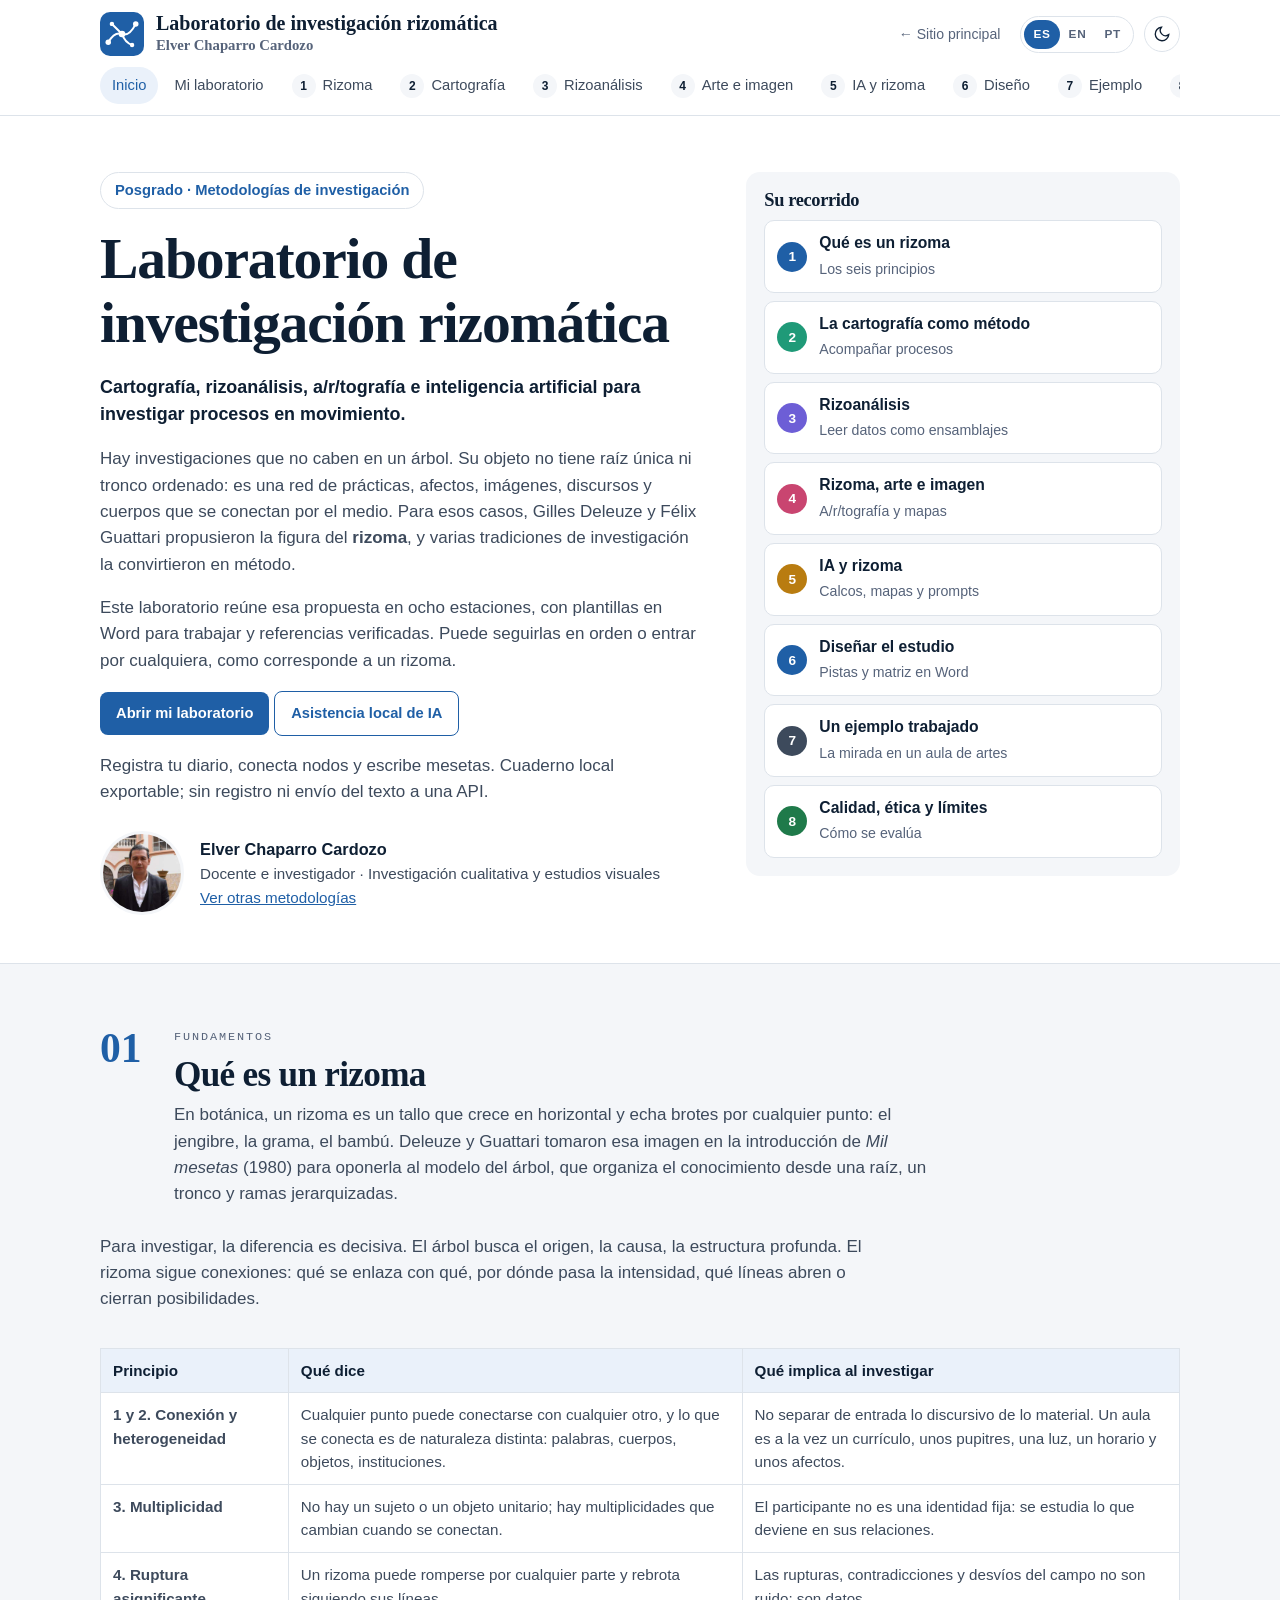
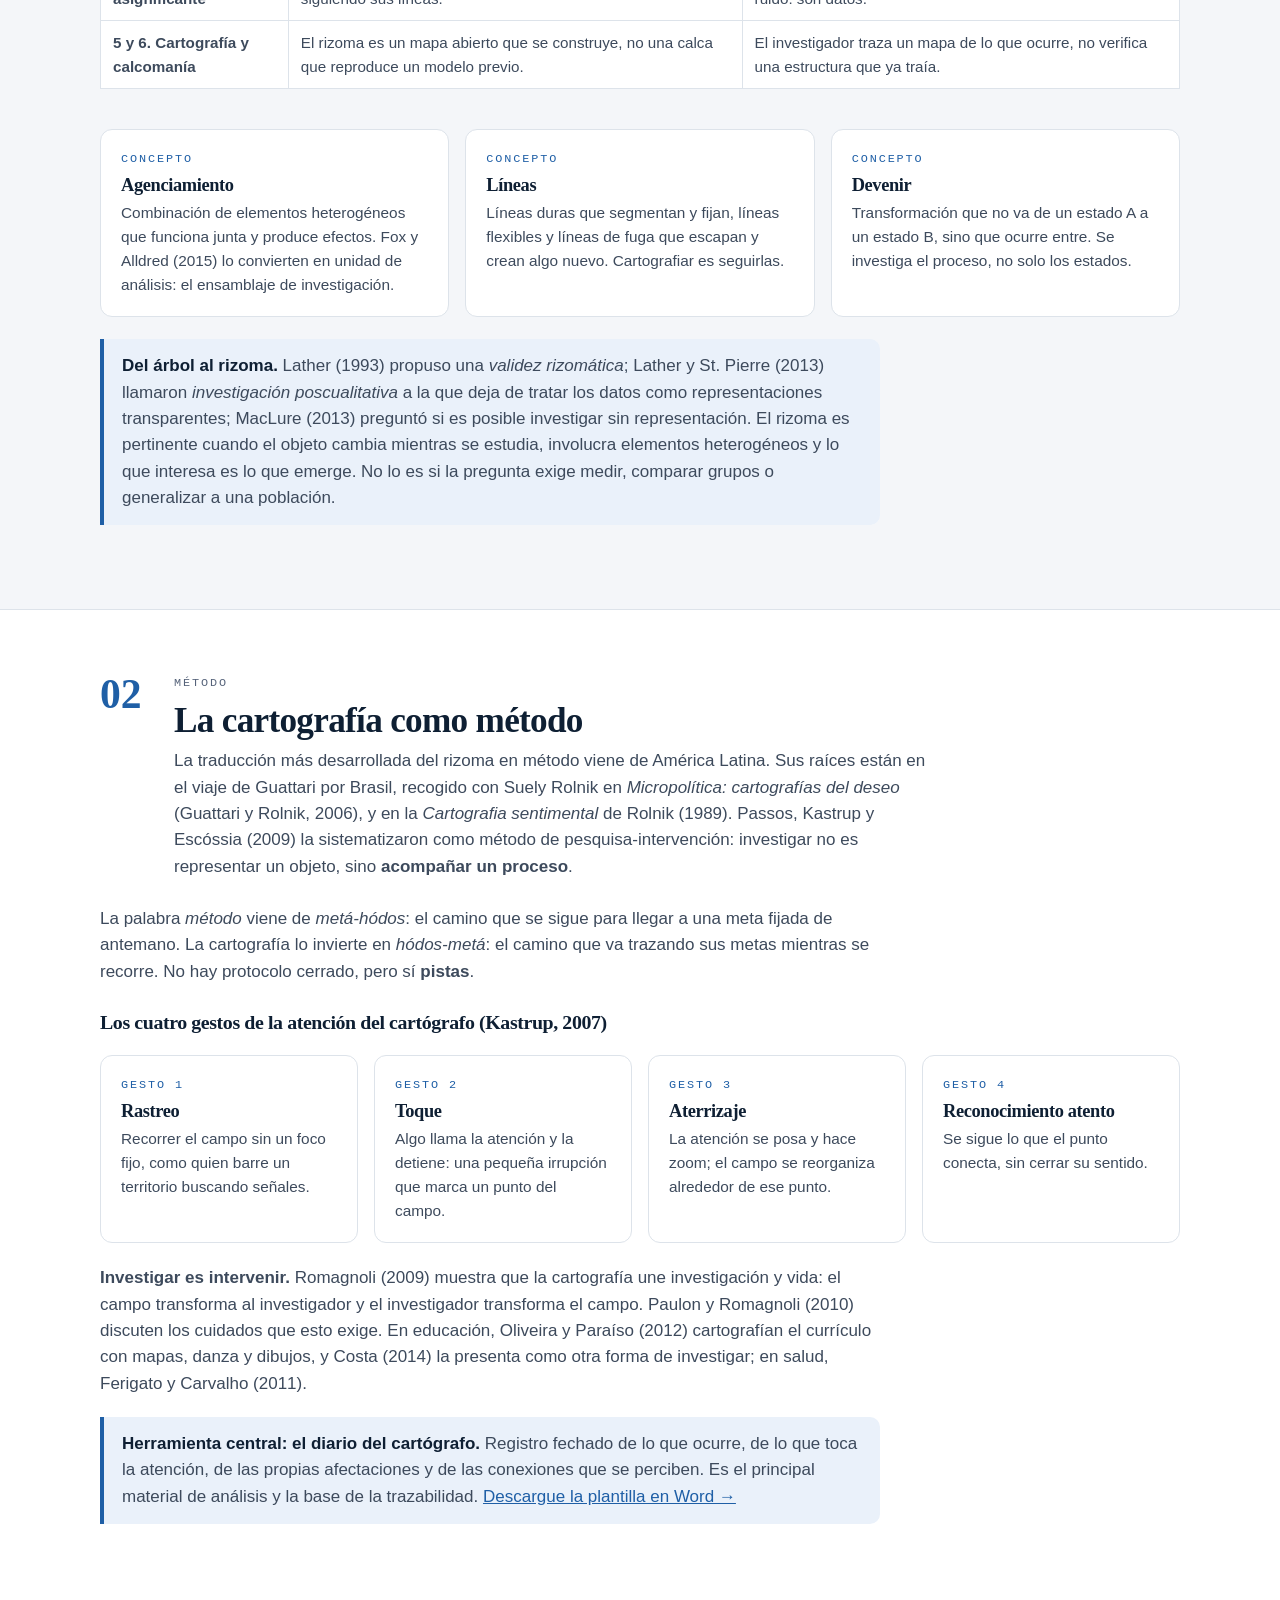
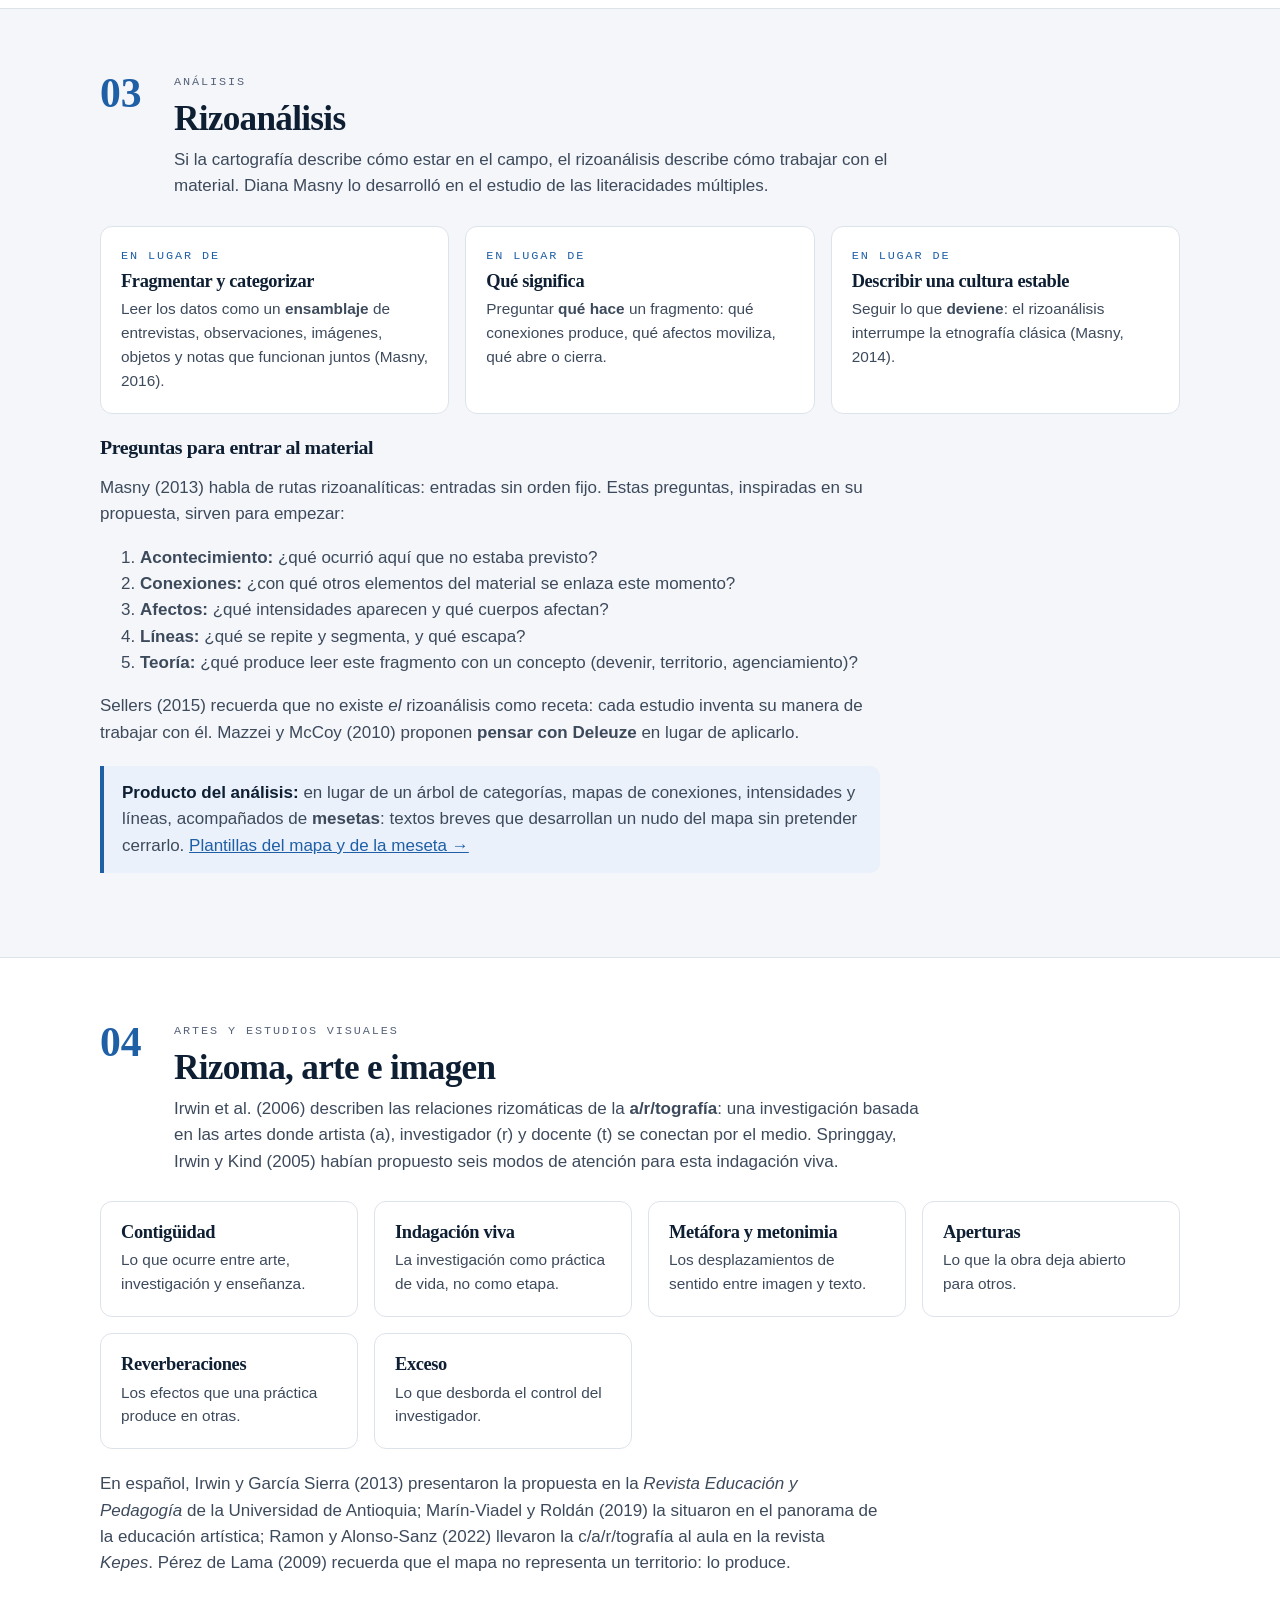
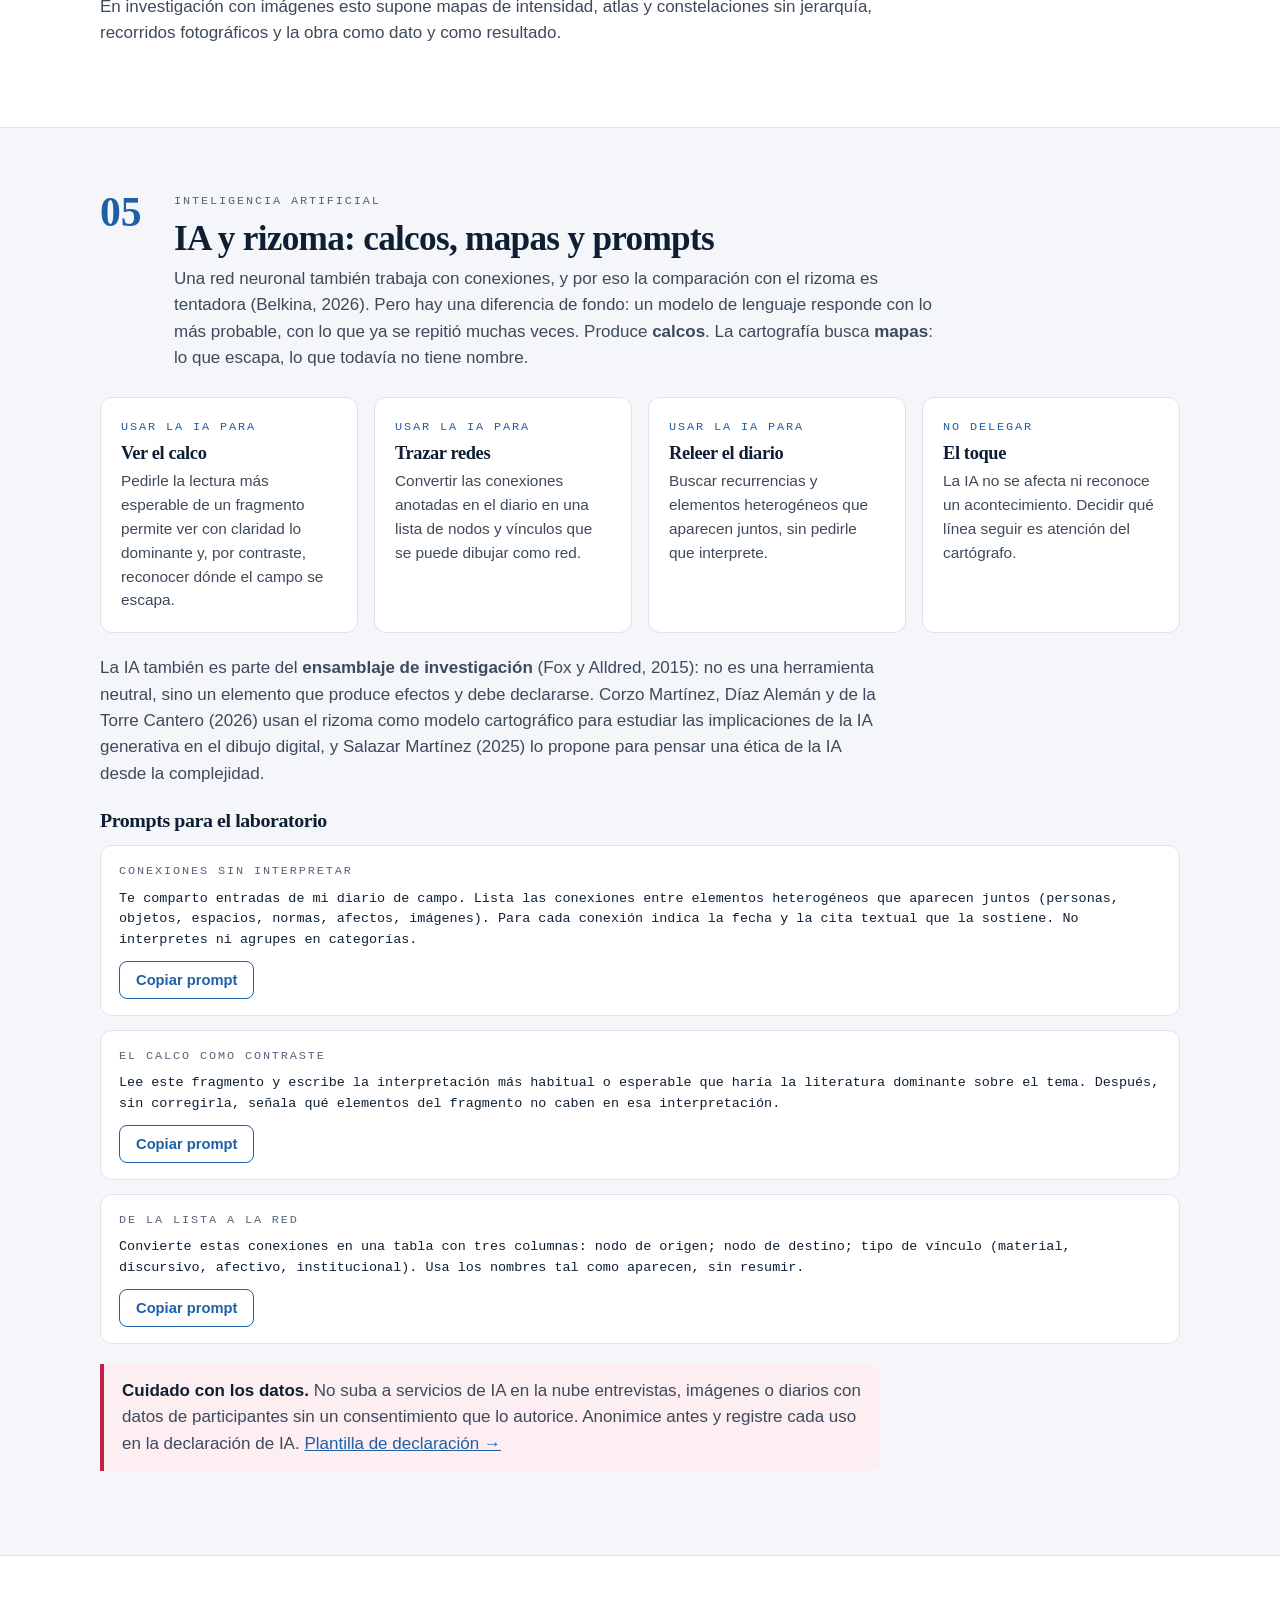
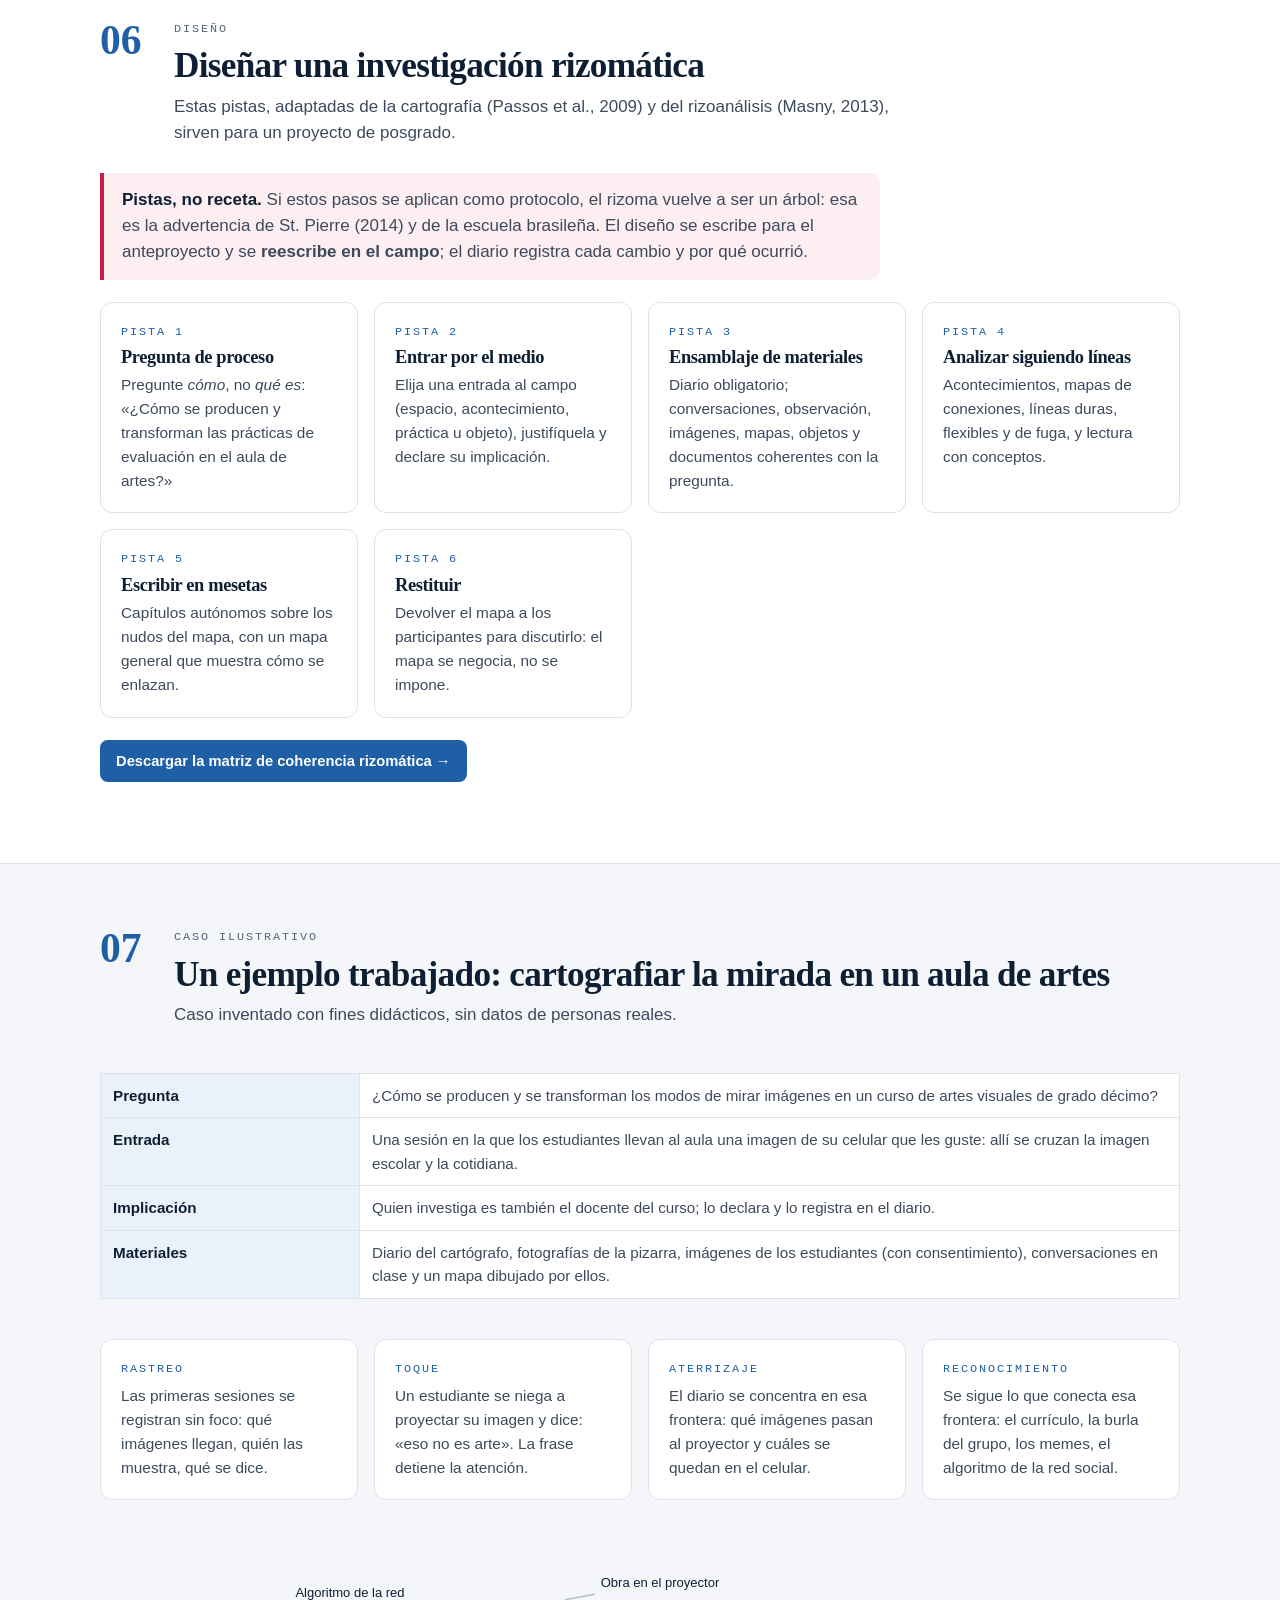
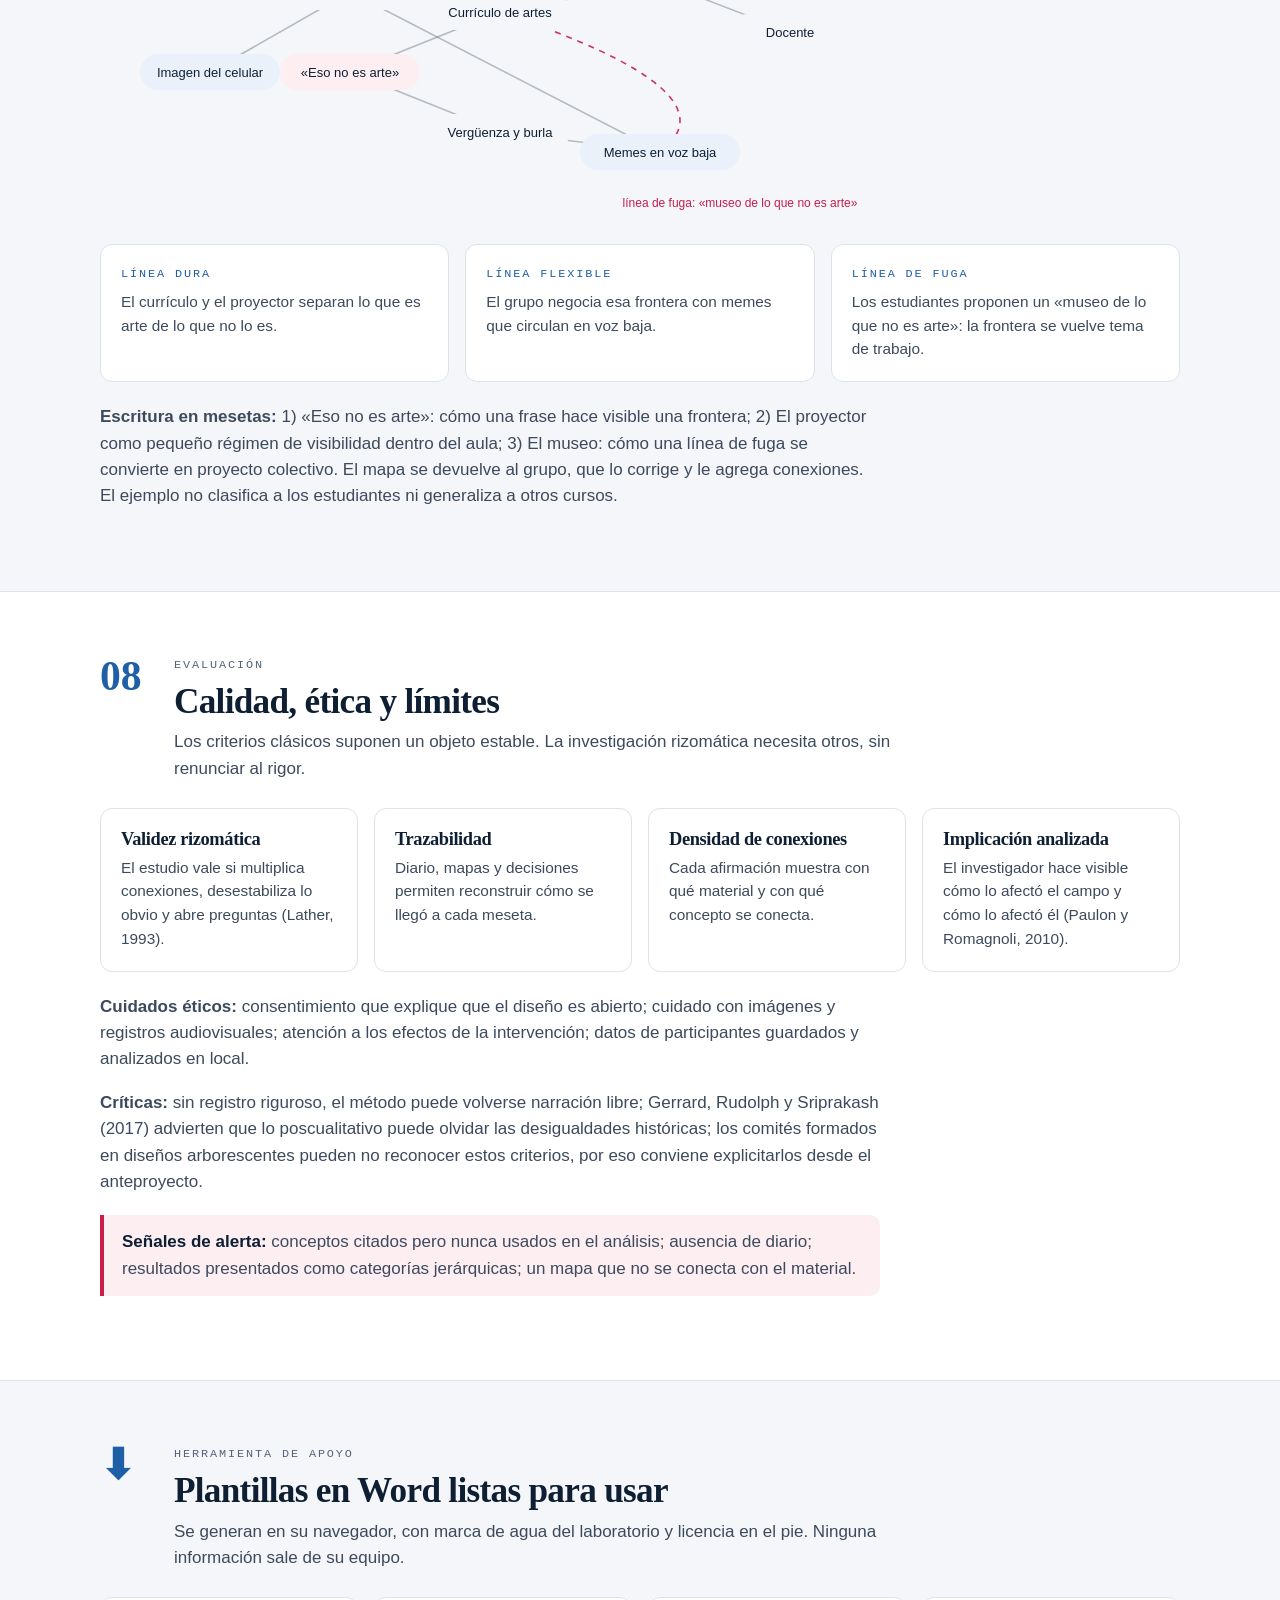
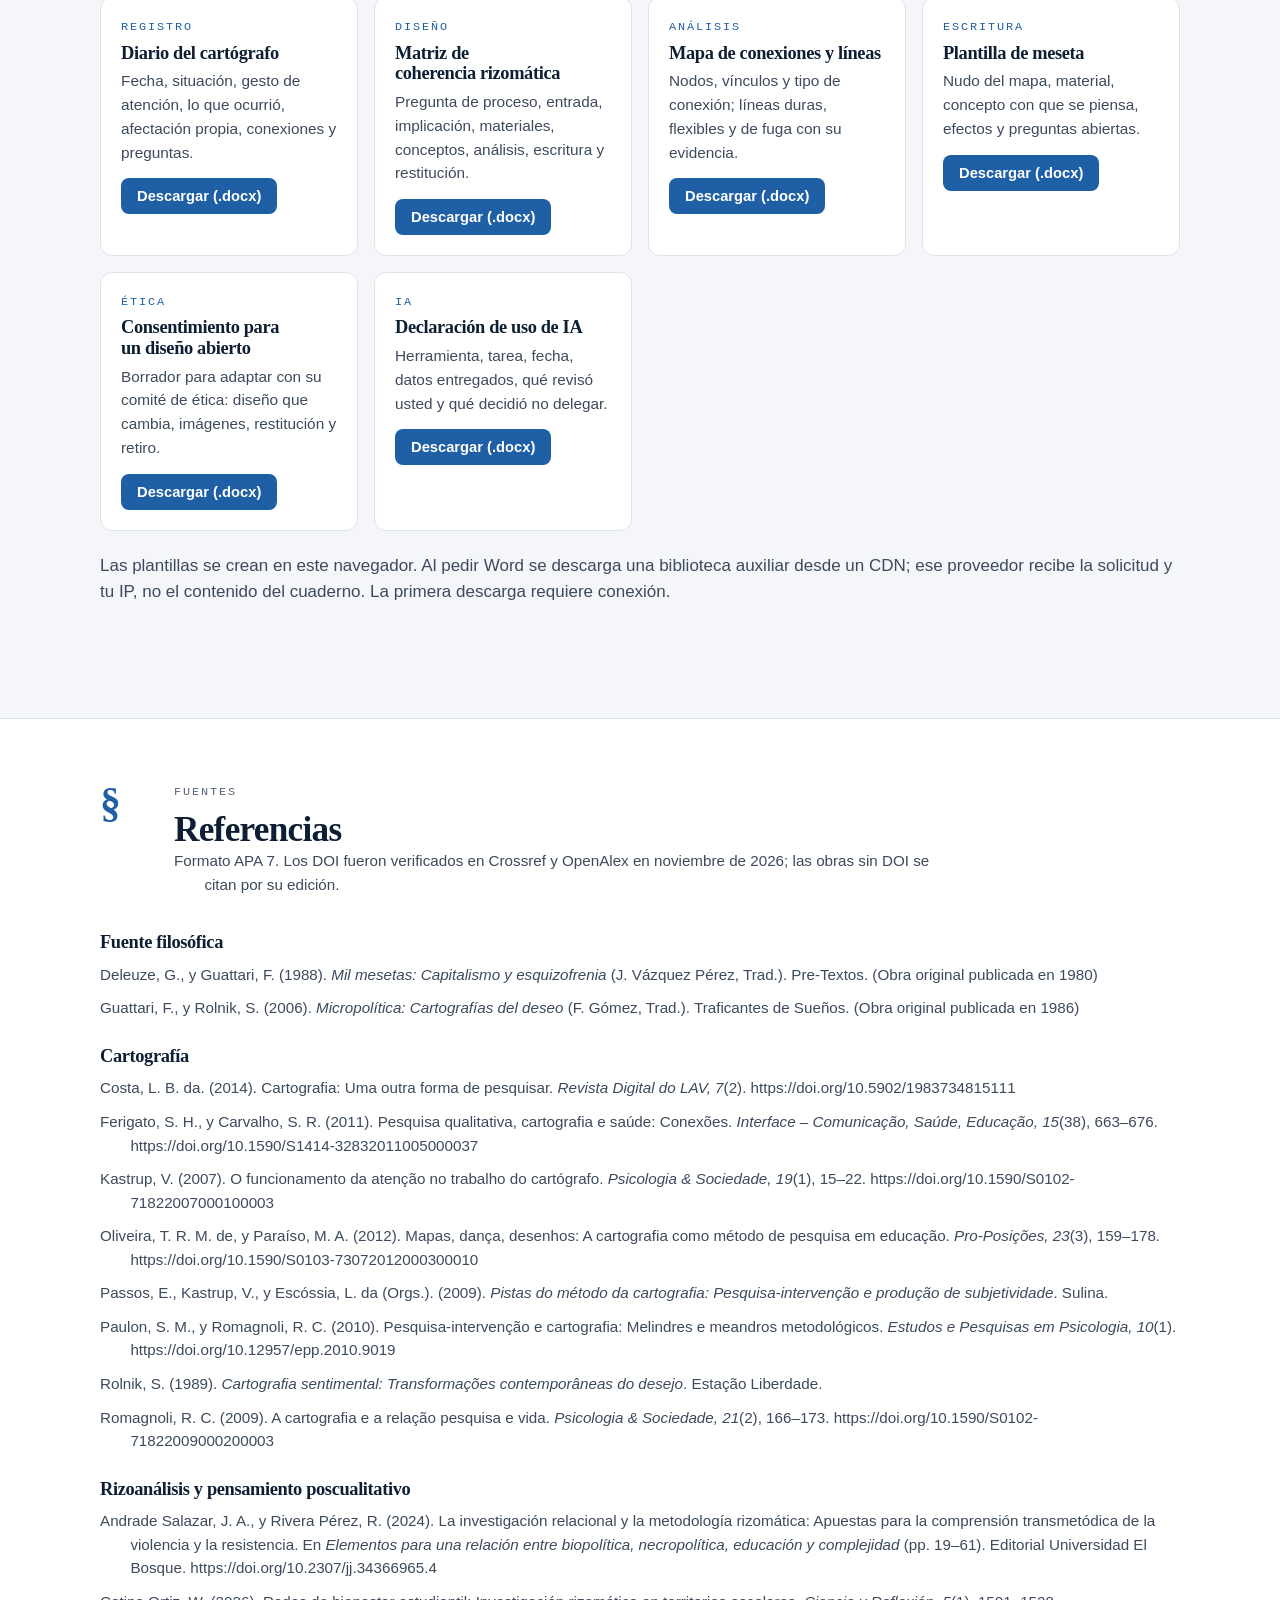
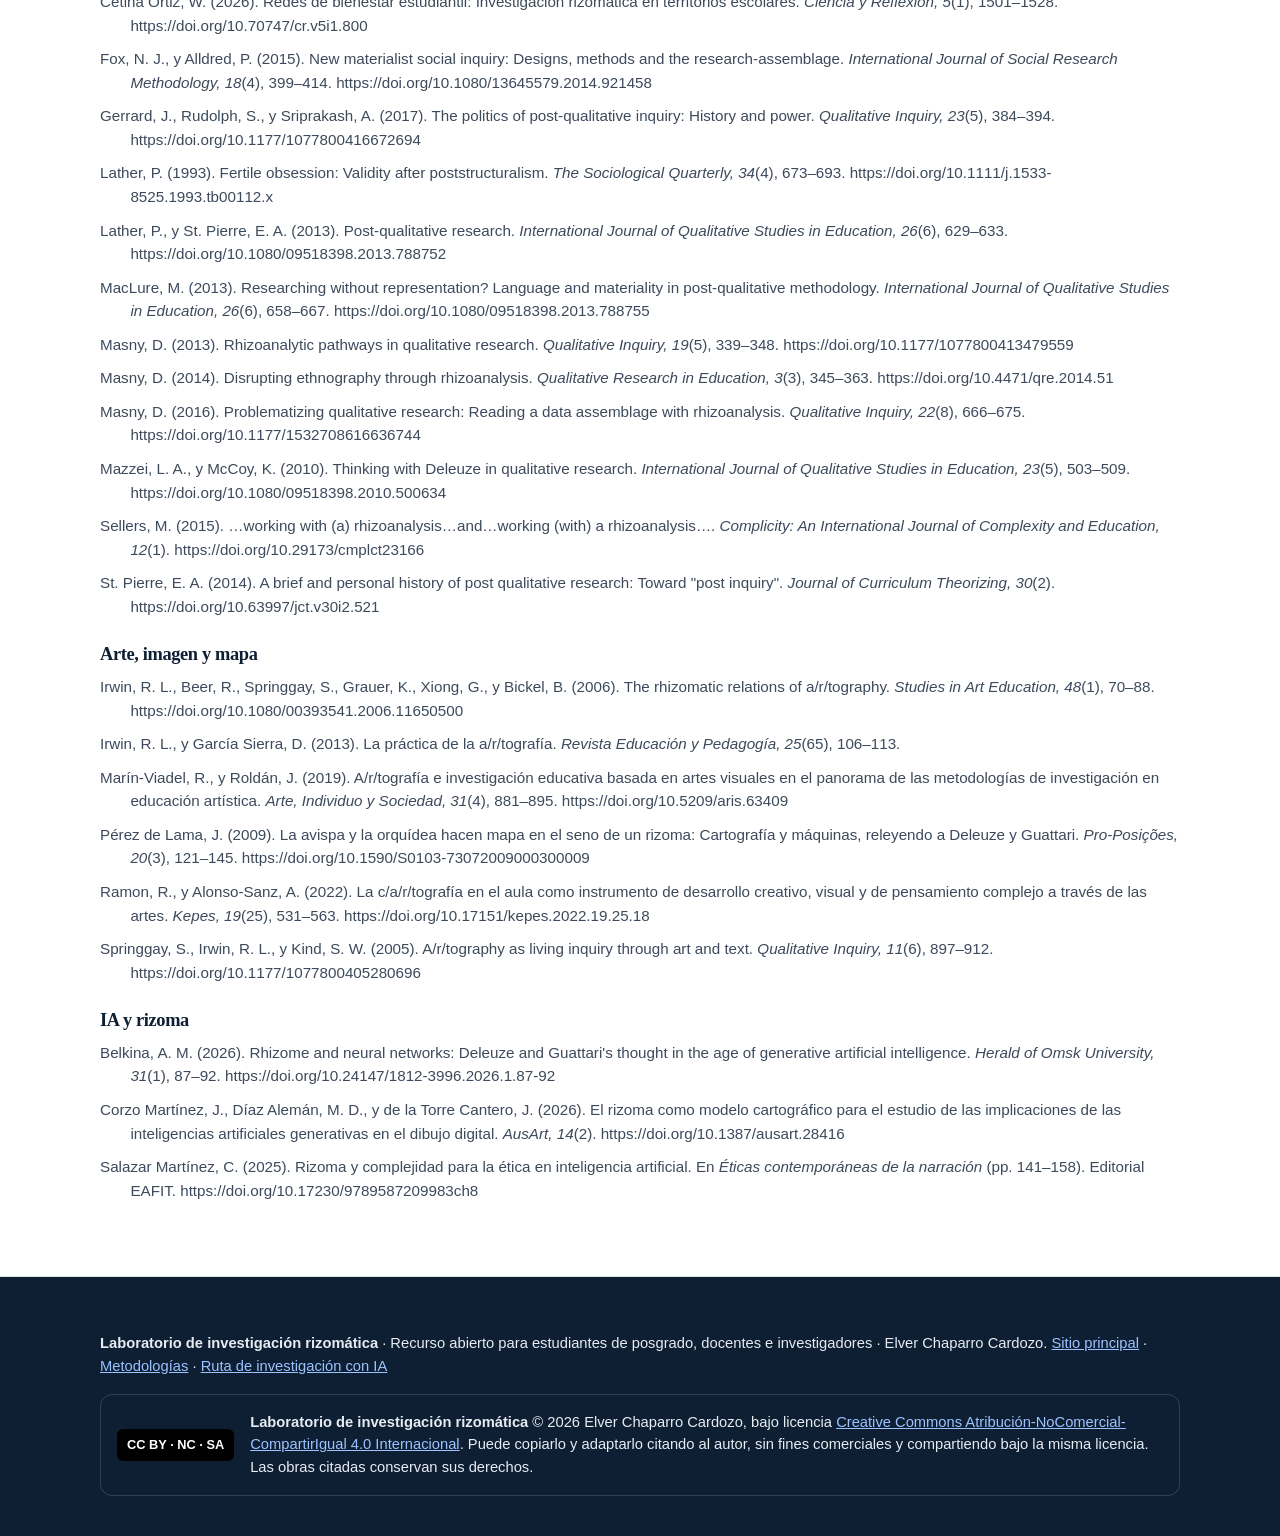
<file: index.html>
<!DOCTYPE html>
<html lang="es">
<head>
<meta charset="utf-8">
<meta name="viewport" content="width=device-width,initial-scale=1">
<title>Laboratorio de investigación rizomática · Elver Chaparro Cardozo</title>
<meta name="description" content="Laboratorio abierto para investigar con el rizoma de Deleuze y Guattari: cartografía, rizoanálisis, a/r/tografía, IA y rizoma, diseño de un estudio, ejemplo trabajado y plantillas en Word.">
<meta name="referrer" content="strict-origin-when-cross-origin">
<meta http-equiv="Content-Security-Policy" content="default-src 'self'; script-src 'self' https://cdn.jsdelivr.net https://unpkg.com; style-src 'self' 'unsafe-inline'; img-src 'self' data:; connect-src 'none'; object-src 'none'; base-uri 'none'; form-action 'none'">
<meta name="author" content="Elver Chaparro Cardozo">
<meta property="og:type" content="website">
<meta property="og:title" content="Laboratorio de investigación rizomática">
<meta property="og:description" content="Cartografía, rizoanálisis, a/r/tografía e IA para investigar procesos en movimiento. Plantillas en Word y referencias verificadas.">
<meta property="og:image" content="https://elverchaparrolab.github.io/rizoma-e-investigacion/tarjeta.png">
<meta property="og:locale" content="es_CO">
<meta name="twitter:card" content="summary_large_image">
<link rel="license" href="https://creativecommons.org/licenses/by-nc-sa/4.0/">
<link rel="icon" href="data:image/svg+xml,%3Csvg xmlns='http://www.w3.org/2000/svg' viewBox='0 0 32 32'%3E%3Crect width='32' height='32' rx='7' fill='%231f5fa6'/%3E%3Cg stroke='%23fff' stroke-width='1.6' fill='none'%3E%3Cpath d='M6 22Q11 14 16 16T26 9M9 9Q13 13 16 16M16 16Q18 22 23 24'/%3E%3C/g%3E%3Cg fill='%23fff'%3E%3Ccircle cx='6' cy='22' r='2'/%3E%3Ccircle cx='26' cy='9' r='2'/%3E%3Ccircle cx='9' cy='9' r='1.6'/%3E%3Ccircle cx='23' cy='24' r='1.6'/%3E%3Ccircle cx='16' cy='16' r='2.4'/%3E%3C/g%3E%3C/svg%3E">
<link rel="stylesheet" href="styles.css">
</head>
<body>
<a class="saltar" href="#contenido">Saltar al contenido</a>
<nav class="top" aria-label="Secciones"><div class="wrap">
  <div class="fila">
    <a class="brand" href="#inicio"><svg viewBox="0 0 48 48" aria-hidden="true"><rect width="48" height="48" rx="11" fill="#1f5fa6"/><g stroke="#fff" stroke-width="2.2" fill="none" stroke-linecap="round"><path d="M9 33Q16 21 24 24T39 13"/><path d="M13 13Q19 19 24 24"/><path d="M24 24Q27 33 35 36"/></g><g fill="#fff"><circle cx="9" cy="33" r="3"/><circle cx="39" cy="13" r="3"/><circle cx="13" cy="13" r="2.4"/><circle cx="35" cy="36" r="2.4"/><circle cx="24" cy="24" r="3.6"/></g></svg><span><b>Laboratorio de investigación rizomática</b><small>Elver Chaparro Cardozo</small></span></a>
    <div class="utiles">
      <a class="volver" href="https://elverchaparrolab.wordpress.com/">← <span>Sitio principal</span></a>
      <div class="idioma" role="group" aria-label="Idioma"><a href="./" aria-current="true" title="Español">ES</a><a href="https://elverchaparrolab-github-io.translate.goog/rizoma-e-investigacion/?_x_tr_sl=es&_x_tr_tl=en&_x_tr_hl=es" title="English (traducción automática)">EN</a><a href="https://elverchaparrolab-github-io.translate.goog/rizoma-e-investigacion/?_x_tr_sl=es&_x_tr_tl=pt&_x_tr_hl=es" title="Português (tradução automática)">PT</a></div>
      <button class="tema" type="button" id="tema" aria-label="Cambiar entre modo claro y oscuro"><svg viewBox="0 0 24 24" fill="none" stroke="currentColor" stroke-width="1.8" aria-hidden="true"><path d="M21 12.8A9 9 0 1 1 11.2 3a7 7 0 0 0 9.8 9.8z"/></svg></button>
    </div>
  </div>
  <ul>
    <li><a href="#inicio">Inicio</a></li><li><a href="laboratorio.html">Mi laboratorio</a></li>
    <li><a href="#rizoma"><b>1</b> Rizoma</a></li>
    <li><a href="#cartografia"><b>2</b> Cartografía</a></li>
    <li><a href="#rizoanalisis"><b>3</b> Rizoanálisis</a></li>
    <li><a href="#arte"><b>4</b> Arte e imagen</a></li>
    <li><a href="#ia"><b>5</b> IA y rizoma</a></li>
    <li><a href="#diseno"><b>6</b> Diseño</a></li>
    <li><a href="#ejemplo"><b>7</b> Ejemplo</a></li>
    <li><a href="#calidad"><b>8</b> Calidad</a></li>
    <li><a href="#plantillas">Plantillas</a></li>
    <li><a href="#referencias">Referencias</a></li>
  </ul>
</div></nav>

<main id="contenido">
<section class="portada" id="inicio"><div class="wrap grid">
  <div>
    <span class="pill">Posgrado · Metodologías de investigación</span>
    <h1>Laboratorio de investigación rizomática</h1>
    <p class="bajada">Cartografía, rizoanálisis, a/r/tografía e inteligencia artificial para investigar procesos en movimiento.</p>
    <div class="intro">
      <p>Hay investigaciones que no caben en un árbol. Su objeto no tiene raíz única ni tronco ordenado: es una red de prácticas, afectos, imágenes, discursos y cuerpos que se conectan por el medio. Para esos casos, Gilles Deleuze y Félix Guattari propusieron la figura del <strong>rizoma</strong>, y varias tradiciones de investigación la convirtieron en método.</p>
      <p>Este laboratorio reúne esa propuesta en ocho estaciones, con plantillas en Word para trabajar y referencias verificadas. Puede seguirlas en orden o entrar por cualquiera, como corresponde a un rizoma.</p>
    </div>
    <p><a class="btn" href="laboratorio.html">Abrir mi laboratorio</a> <a class="btn sec" href="laboratorio.html#asistencia">Asistencia local de IA</a></p><p>Registra tu diario, conecta nodos y escribe mesetas. Cuaderno local exportable; sin registro ni envío del texto a una API.</p><div class="autor"><img src="elver-chaparro-cardozo.jpg" alt="Elver Chaparro Cardozo" width="84" height="84"><p><b>Elver Chaparro Cardozo</b><br>Docente e investigador · Investigación cualitativa y estudios visuales<br><a href="https://elverchaparrolab.wordpress.com/metodologias/">Ver otras metodologías</a></p></div>
  </div>
  <aside class="recorrido" aria-label="Su recorrido">
    <h2>Su recorrido</h2>
    <ol>
      <li><a href="#rizoma"><span class="n" style="background:#1f5fa6">1</span><span><strong>Qué es un rizoma</strong><small>Los seis principios</small></span></a></li>
      <li><a href="#cartografia"><span class="n" style="background:#1f9a78">2</span><span><strong>La cartografía como método</strong><small>Acompañar procesos</small></span></a></li>
      <li><a href="#rizoanalisis"><span class="n" style="background:#6d5ed6">3</span><span><strong>Rizoanálisis</strong><small>Leer datos como ensamblajes</small></span></a></li>
      <li><a href="#arte"><span class="n" style="background:#c94570">4</span><span><strong>Rizoma, arte e imagen</strong><small>A/r/tografía y mapas</small></span></a></li>
      <li><a href="#ia"><span class="n" style="background:#b97c10">5</span><span><strong>IA y rizoma</strong><small>Calcos, mapas y prompts</small></span></a></li>
      <li><a href="#diseno"><span class="n" style="background:#1f5fa6">6</span><span><strong>Diseñar el estudio</strong><small>Pistas y matriz en Word</small></span></a></li>
      <li><a href="#ejemplo"><span class="n" style="background:#3d4a5c">7</span><span><strong>Un ejemplo trabajado</strong><small>La mirada en un aula de artes</small></span></a></li>
      <li><a href="#calidad"><span class="n" style="background:#1f7a4a">8</span><span><strong>Calidad, ética y límites</strong><small>Cómo se evalúa</small></span></a></li>
    </ol>
  </aside>
</div></section>

<section class="bloque" id="rizoma"><div class="wrap">
  <div class="cab"><span class="num">01</span><div><span class="eb">Fundamentos</span><h2>Qué es un rizoma</h2><p>En botánica, un rizoma es un tallo que crece en horizontal y echa brotes por cualquier punto: el jengibre, la grama, el bambú. Deleuze y Guattari tomaron esa imagen en la introducción de <em>Mil mesetas</em> (1980) para oponerla al modelo del árbol, que organiza el conocimiento desde una raíz, un tronco y ramas jerarquizadas.</p></div></div>
  <div class="texto"><p>Para investigar, la diferencia es decisiva. El árbol busca el origen, la causa, la estructura profunda. El rizoma sigue conexiones: qué se enlaza con qué, por dónde pasa la intensidad, qué líneas abren o cierran posibilidades.</p></div>
  <div class="tabla"><table>
    <thead><tr><th>Principio</th><th>Qué dice</th><th>Qué implica al investigar</th></tr></thead>
    <tbody>
      <tr><td><b>1 y 2. Conexión y heterogeneidad</b></td><td>Cualquier punto puede conectarse con cualquier otro, y lo que se conecta es de naturaleza distinta: palabras, cuerpos, objetos, instituciones.</td><td>No separar de entrada lo discursivo de lo material. Un aula es a la vez un currículo, unos pupitres, una luz, un horario y unos afectos.</td></tr>
      <tr><td><b>3. Multiplicidad</b></td><td>No hay un sujeto o un objeto unitario; hay multiplicidades que cambian cuando se conectan.</td><td>El participante no es una identidad fija: se estudia lo que deviene en sus relaciones.</td></tr>
      <tr><td><b>4. Ruptura asignificante</b></td><td>Un rizoma puede romperse por cualquier parte y rebrota siguiendo sus líneas.</td><td>Las rupturas, contradicciones y desvíos del campo no son ruido: son datos.</td></tr>
      <tr><td><b>5 y 6. Cartografía y calcomanía</b></td><td>El rizoma es un mapa abierto que se construye, no una calca que reproduce un modelo previo.</td><td>El investigador traza un mapa de lo que ocurre, no verifica una estructura que ya traía.</td></tr>
    </tbody>
  </table></div>
  <div class="tarjetas">
    <div class="tarjeta"><span class="eb">Concepto</span><h3>Agenciamiento</h3><p>Combinación de elementos heterogéneos que funciona junta y produce efectos. Fox y Alldred (2015) lo convierten en unidad de análisis: el ensamblaje de investigación.</p></div>
    <div class="tarjeta"><span class="eb">Concepto</span><h3>Líneas</h3><p>Líneas duras que segmentan y fijan, líneas flexibles y líneas de fuga que escapan y crean algo nuevo. Cartografiar es seguirlas.</p></div>
    <div class="tarjeta"><span class="eb">Concepto</span><h3>Devenir</h3><p>Transformación que no va de un estado A a un estado B, sino que ocurre entre. Se investiga el proceso, no solo los estados.</p></div>
  </div>
  <div class="nota"><b>Del árbol al rizoma.</b> Lather (1993) propuso una <em>validez rizomática</em>; Lather y St. Pierre (2013) llamaron <em>investigación poscualitativa</em> a la que deja de tratar los datos como representaciones transparentes; MacLure (2013) preguntó si es posible investigar sin representación. El rizoma es pertinente cuando el objeto cambia mientras se estudia, involucra elementos heterogéneos y lo que interesa es lo que emerge. No lo es si la pregunta exige medir, comparar grupos o generalizar a una población.</div>
</div></section>

<section class="bloque" id="cartografia"><div class="wrap">
  <div class="cab"><span class="num">02</span><div><span class="eb">Método</span><h2>La cartografía como método</h2><p>La traducción más desarrollada del rizoma en método viene de América Latina. Sus raíces están en el viaje de Guattari por Brasil, recogido con Suely Rolnik en <em>Micropolítica: cartografías del deseo</em> (Guattari y Rolnik, 2006), y en la <em>Cartografia sentimental</em> de Rolnik (1989). Passos, Kastrup y Escóssia (2009) la sistematizaron como método de pesquisa-intervención: investigar no es representar un objeto, sino <strong>acompañar un proceso</strong>.</p></div></div>
  <div class="texto"><p>La palabra <em>método</em> viene de <em>metá-hódos</em>: el camino que se sigue para llegar a una meta fijada de antemano. La cartografía lo invierte en <em>hódos-metá</em>: el camino que va trazando sus metas mientras se recorre. No hay protocolo cerrado, pero sí <strong>pistas</strong>.</p></div>
  <h3 style="margin-top:26px">Los cuatro gestos de la atención del cartógrafo (Kastrup, 2007)</h3>
  <div class="tarjetas">
    <div class="tarjeta"><span class="eb">Gesto 1</span><h3>Rastreo</h3><p>Recorrer el campo sin un foco fijo, como quien barre un territorio buscando señales.</p></div>
    <div class="tarjeta"><span class="eb">Gesto 2</span><h3>Toque</h3><p>Algo llama la atención y la detiene: una pequeña irrupción que marca un punto del campo.</p></div>
    <div class="tarjeta"><span class="eb">Gesto 3</span><h3>Aterrizaje</h3><p>La atención se posa y hace zoom; el campo se reorganiza alrededor de ese punto.</p></div>
    <div class="tarjeta"><span class="eb">Gesto 4</span><h3>Reconocimiento atento</h3><p>Se sigue lo que el punto conecta, sin cerrar su sentido.</p></div>
  </div>
  <div class="texto"><p><strong>Investigar es intervenir.</strong> Romagnoli (2009) muestra que la cartografía une investigación y vida: el campo transforma al investigador y el investigador transforma el campo. Paulon y Romagnoli (2010) discuten los cuidados que esto exige. En educación, Oliveira y Paraíso (2012) cartografían el currículo con mapas, danza y dibujos, y Costa (2014) la presenta como otra forma de investigar; en salud, Ferigato y Carvalho (2011).</p></div>
  <div class="nota"><b>Herramienta central: el diario del cartógrafo.</b> Registro fechado de lo que ocurre, de lo que toca la atención, de las propias afectaciones y de las conexiones que se perciben. Es el principal material de análisis y la base de la trazabilidad. <a href="#plantillas">Descargue la plantilla en Word →</a></div>
</div></section>

<section class="bloque" id="rizoanalisis"><div class="wrap">
  <div class="cab"><span class="num">03</span><div><span class="eb">Análisis</span><h2>Rizoanálisis</h2><p>Si la cartografía describe cómo estar en el campo, el rizoanálisis describe cómo trabajar con el material. Diana Masny lo desarrolló en el estudio de las literacidades múltiples.</p></div></div>
  <div class="tarjetas">
    <div class="tarjeta"><span class="eb">En lugar de</span><h3>Fragmentar y categorizar</h3><p>Leer los datos como un <strong>ensamblaje</strong> de entrevistas, observaciones, imágenes, objetos y notas que funcionan juntos (Masny, 2016).</p></div>
    <div class="tarjeta"><span class="eb">En lugar de</span><h3>Qué significa</h3><p>Preguntar <strong>qué hace</strong> un fragmento: qué conexiones produce, qué afectos moviliza, qué abre o cierra.</p></div>
    <div class="tarjeta"><span class="eb">En lugar de</span><h3>Describir una cultura estable</h3><p>Seguir lo que <strong>deviene</strong>: el rizoanálisis interrumpe la etnografía clásica (Masny, 2014).</p></div>
  </div>
  <h3 style="margin-top:10px">Preguntas para entrar al material</h3>
  <div class="texto"><p>Masny (2013) habla de rutas rizoanalíticas: entradas sin orden fijo. Estas preguntas, inspiradas en su propuesta, sirven para empezar:</p>
  <ol><li><b>Acontecimiento:</b> ¿qué ocurrió aquí que no estaba previsto?</li><li><b>Conexiones:</b> ¿con qué otros elementos del material se enlaza este momento?</li><li><b>Afectos:</b> ¿qué intensidades aparecen y qué cuerpos afectan?</li><li><b>Líneas:</b> ¿qué se repite y segmenta, y qué escapa?</li><li><b>Teoría:</b> ¿qué produce leer este fragmento con un concepto (devenir, territorio, agenciamiento)?</li></ol>
  <p>Sellers (2015) recuerda que no existe <em>el</em> rizoanálisis como receta: cada estudio inventa su manera de trabajar con él. Mazzei y McCoy (2010) proponen <strong>pensar con Deleuze</strong> en lugar de aplicarlo.</p></div>
  <div class="nota"><b>Producto del análisis:</b> en lugar de un árbol de categorías, mapas de conexiones, intensidades y líneas, acompañados de <strong>mesetas</strong>: textos breves que desarrollan un nudo del mapa sin pretender cerrarlo. <a href="#plantillas">Plantillas del mapa y de la meseta →</a></div>
</div></section>

<section class="bloque" id="arte"><div class="wrap">
  <div class="cab"><span class="num">04</span><div><span class="eb">Artes y estudios visuales</span><h2>Rizoma, arte e imagen</h2><p>Irwin et al. (2006) describen las relaciones rizomáticas de la <strong>a/r/tografía</strong>: una investigación basada en las artes donde artista (a), investigador (r) y docente (t) se conectan por el medio. Springgay, Irwin y Kind (2005) habían propuesto seis modos de atención para esta indagación viva.</p></div></div>
  <div class="tarjetas">
    <div class="tarjeta"><h3>Contigüidad</h3><p>Lo que ocurre entre arte, investigación y enseñanza.</p></div>
    <div class="tarjeta"><h3>Indagación viva</h3><p>La investigación como práctica de vida, no como etapa.</p></div>
    <div class="tarjeta"><h3>Metáfora y metonimia</h3><p>Los desplazamientos de sentido entre imagen y texto.</p></div>
    <div class="tarjeta"><h3>Aperturas</h3><p>Lo que la obra deja abierto para otros.</p></div>
    <div class="tarjeta"><h3>Reverberaciones</h3><p>Los efectos que una práctica produce en otras.</p></div>
    <div class="tarjeta"><h3>Exceso</h3><p>Lo que desborda el control del investigador.</p></div>
  </div>
  <div class="texto"><p>En español, Irwin y García Sierra (2013) presentaron la propuesta en la <em>Revista Educación y Pedagogía</em> de la Universidad de Antioquia; Marín-Viadel y Roldán (2019) la situaron en el panorama de la educación artística; Ramon y Alonso-Sanz (2022) llevaron la c/a/r/tografía al aula en la revista <em>Kepes</em>. Pérez de Lama (2009) recuerda que el mapa no representa un territorio: lo produce.</p>
  <p>En investigación con imágenes esto supone mapas de intensidad, atlas y constelaciones sin jerarquía, recorridos fotográficos y la obra como dato y como resultado.</p></div>
</div></section>

<section class="bloque" id="ia"><div class="wrap">
  <div class="cab"><span class="num">05</span><div><span class="eb">Inteligencia artificial</span><h2>IA y rizoma: calcos, mapas y prompts</h2><p>Una red neuronal también trabaja con conexiones, y por eso la comparación con el rizoma es tentadora (Belkina, 2026). Pero hay una diferencia de fondo: un modelo de lenguaje responde con lo más probable, con lo que ya se repitió muchas veces. Produce <strong>calcos</strong>. La cartografía busca <strong>mapas</strong>: lo que escapa, lo que todavía no tiene nombre.</p></div></div>
  <div class="tarjetas">
    <div class="tarjeta"><span class="eb">Usar la IA para</span><h3>Ver el calco</h3><p>Pedirle la lectura más esperable de un fragmento permite ver con claridad lo dominante y, por contraste, reconocer dónde el campo se escapa.</p></div>
    <div class="tarjeta"><span class="eb">Usar la IA para</span><h3>Trazar redes</h3><p>Convertir las conexiones anotadas en el diario en una lista de nodos y vínculos que se puede dibujar como red.</p></div>
    <div class="tarjeta"><span class="eb">Usar la IA para</span><h3>Releer el diario</h3><p>Buscar recurrencias y elementos heterogéneos que aparecen juntos, sin pedirle que interprete.</p></div>
    <div class="tarjeta"><span class="eb">No delegar</span><h3>El toque</h3><p>La IA no se afecta ni reconoce un acontecimiento. Decidir qué línea seguir es atención del cartógrafo.</p></div>
  </div>
  <div class="texto"><p>La IA también es parte del <strong>ensamblaje de investigación</strong> (Fox y Alldred, 2015): no es una herramienta neutral, sino un elemento que produce efectos y debe declararse. Corzo Martínez, Díaz Alemán y de la Torre Cantero (2026) usan el rizoma como modelo cartográfico para estudiar las implicaciones de la IA generativa en el dibujo digital, y Salazar Martínez (2025) lo propone para pensar una ética de la IA desde la complejidad.</p></div>
  <h3 style="margin-top:22px">Prompts para el laboratorio</h3>
  <div class="prompt"><span class="eb">Conexiones sin interpretar</span><pre id="p1">Te comparto entradas de mi diario de campo. Lista las conexiones entre elementos heterogéneos que aparecen juntos (personas, objetos, espacios, normas, afectos, imágenes). Para cada conexión indica la fecha y la cita textual que la sostiene. No interpretes ni agrupes en categorías.</pre><button class="btn sec" type="button" data-copy="p1">Copiar prompt</button></div>
  <div class="prompt"><span class="eb">El calco como contraste</span><pre id="p2">Lee este fragmento y escribe la interpretación más habitual o esperable que haría la literatura dominante sobre el tema. Después, sin corregirla, señala qué elementos del fragmento no caben en esa interpretación.</pre><button class="btn sec" type="button" data-copy="p2">Copiar prompt</button></div>
  <div class="prompt"><span class="eb">De la lista a la red</span><pre id="p3">Convierte estas conexiones en una tabla con tres columnas: nodo de origen; nodo de destino; tipo de vínculo (material, discursivo, afectivo, institucional). Usa los nombres tal como aparecen, sin resumir.</pre><button class="btn sec" type="button" data-copy="p3">Copiar prompt</button></div>
  <div class="nota alerta"><b>Cuidado con los datos.</b> No suba a servicios de IA en la nube entrevistas, imágenes o diarios con datos de participantes sin un consentimiento que lo autorice. Anonimice antes y registre cada uso en la declaración de IA. <a href="#plantillas">Plantilla de declaración →</a></div>
</div></section>

<section class="bloque" id="diseno"><div class="wrap">
  <div class="cab"><span class="num">06</span><div><span class="eb">Diseño</span><h2>Diseñar una investigación rizomática</h2><p>Estas pistas, adaptadas de la cartografía (Passos et al., 2009) y del rizoanálisis (Masny, 2013), sirven para un proyecto de posgrado.</p></div></div>
  <div class="nota alerta"><b>Pistas, no receta.</b> Si estos pasos se aplican como protocolo, el rizoma vuelve a ser un árbol: esa es la advertencia de St. Pierre (2014) y de la escuela brasileña. El diseño se escribe para el anteproyecto y se <strong>reescribe en el campo</strong>; el diario registra cada cambio y por qué ocurrió.</div>
  <div class="tarjetas">
    <div class="tarjeta"><span class="eb">Pista 1</span><h3>Pregunta de proceso</h3><p>Pregunte <em>cómo</em>, no <em>qué es</em>: «¿Cómo se producen y transforman las prácticas de evaluación en el aula de artes?»</p></div>
    <div class="tarjeta"><span class="eb">Pista 2</span><h3>Entrar por el medio</h3><p>Elija una entrada al campo (espacio, acontecimiento, práctica u objeto), justifíquela y declare su implicación.</p></div>
    <div class="tarjeta"><span class="eb">Pista 3</span><h3>Ensamblaje de materiales</h3><p>Diario obligatorio; conversaciones, observación, imágenes, mapas, objetos y documentos coherentes con la pregunta.</p></div>
    <div class="tarjeta"><span class="eb">Pista 4</span><h3>Analizar siguiendo líneas</h3><p>Acontecimientos, mapas de conexiones, líneas duras, flexibles y de fuga, y lectura con conceptos.</p></div>
    <div class="tarjeta"><span class="eb">Pista 5</span><h3>Escribir en mesetas</h3><p>Capítulos autónomos sobre los nudos del mapa, con un mapa general que muestra cómo se enlazan.</p></div>
    <div class="tarjeta"><span class="eb">Pista 6</span><h3>Restituir</h3><p>Devolver el mapa a los participantes para discutirlo: el mapa se negocia, no se impone.</p></div>
  </div>
  <p><a class="btn" href="#plantillas">Descargar la matriz de coherencia rizomática →</a></p>
</div></section>

<section class="bloque" id="ejemplo"><div class="wrap">
  <div class="cab"><span class="num">07</span><div><span class="eb">Caso ilustrativo</span><h2>Un ejemplo trabajado: cartografiar la mirada en un aula de artes</h2><p>Caso inventado con fines didácticos, sin datos de personas reales.</p></div></div>
  <div class="tabla"><table>
    <tbody>
      <tr><th style="width:24%">Pregunta</th><td>¿Cómo se producen y se transforman los modos de mirar imágenes en un curso de artes visuales de grado décimo?</td></tr>
      <tr><th>Entrada</th><td>Una sesión en la que los estudiantes llevan al aula una imagen de su celular que les guste: allí se cruzan la imagen escolar y la cotidiana.</td></tr>
      <tr><th>Implicación</th><td>Quien investiga es también el docente del curso; lo declara y lo registra en el diario.</td></tr>
      <tr><th>Materiales</th><td>Diario del cartógrafo, fotografías de la pizarra, imágenes de los estudiantes (con consentimiento), conversaciones en clase y un mapa dibujado por ellos.</td></tr>
    </tbody>
  </table></div>
  <div class="tarjetas">
    <div class="tarjeta"><span class="eb">Rastreo</span><p>Las primeras sesiones se registran sin foco: qué imágenes llegan, quién las muestra, qué se dice.</p></div>
    <div class="tarjeta"><span class="eb">Toque</span><p>Un estudiante se niega a proyectar su imagen y dice: «eso no es arte». La frase detiene la atención.</p></div>
    <div class="tarjeta"><span class="eb">Aterrizaje</span><p>El diario se concentra en esa frontera: qué imágenes pasan al proyector y cuáles se quedan en el celular.</p></div>
    <div class="tarjeta"><span class="eb">Reconocimiento</span><p>Se sigue lo que conecta esa frontera: el currículo, la burla del grupo, los memes, el algoritmo de la red social.</p></div>
  </div>
  <div class="mapa" aria-label="Mapa de conexiones del ejemplo">
    <svg viewBox="0 0 760 300" role="img" aria-label="Mapa: la imagen del celular se conecta con el algoritmo y con la frase eso no es arte; la frase se conecta con el currículo y con la vergüenza del grupo; el currículo con la obra proyectada y el docente; la vergüenza con los memes; los memes con el museo de lo que no es arte, que abre una línea de fuga hacia el currículo.">
      <g stroke="currentColor" stroke-opacity=".35" stroke-width="1.6" fill="none" style="color:var(--text)">
        <path d="M110 150L250 70"/><path d="M110 150L250 150"/><path d="M250 150L400 90"/><path d="M250 150L400 210"/><path d="M400 90L560 60"/><path d="M560 60L690 110"/><path d="M400 210L560 230"/><path d="M250 70L560 230"/>
        <path d="M560 230Q640 170 400 90" stroke="var(--red)" stroke-opacity=".9" stroke-dasharray="6 6"/>
      </g>
      <g font-family="Source Sans 3, sans-serif" font-size="13" text-anchor="middle" style="fill:var(--ink)">
        <g><rect x="40" y="132" width="140" height="36" rx="18" style="fill:var(--blue-soft)"/><text x="110" y="155">Imagen del celular</text></g>
        <g><rect x="180" y="52" width="140" height="36" rx="18" style="fill:var(--panel)"/><text x="250" y="75">Algoritmo de la red</text></g>
        <g><rect x="180" y="132" width="140" height="36" rx="18" style="fill:var(--red-soft)"/><text x="250" y="155">«Eso no es arte»</text></g>
        <g><rect x="330" y="72" width="140" height="36" rx="18" style="fill:var(--panel)"/><text x="400" y="95">Currículo de artes</text></g>
        <g><rect x="330" y="192" width="140" height="36" rx="18" style="fill:var(--panel)"/><text x="400" y="215">Vergüenza y burla</text></g>
        <g><rect x="490" y="42" width="140" height="36" rx="18" style="fill:var(--panel)"/><text x="560" y="65">Obra en el proyector</text></g>
        <g><rect x="630" y="92" width="120" height="36" rx="18" style="fill:var(--panel)"/><text x="690" y="115">Docente</text></g>
        <g><rect x="480" y="212" width="160" height="36" rx="18" style="fill:var(--blue-soft)"/><text x="560" y="235">Memes en voz baja</text></g>
        <text x="640" y="285" style="fill:var(--red)" font-size="12">línea de fuga: «museo de lo que no es arte»</text>
      </g>
    </svg>
  </div>
  <div class="tarjetas">
    <div class="tarjeta"><span class="eb">Línea dura</span><p>El currículo y el proyector separan lo que es arte de lo que no lo es.</p></div>
    <div class="tarjeta"><span class="eb">Línea flexible</span><p>El grupo negocia esa frontera con memes que circulan en voz baja.</p></div>
    <div class="tarjeta"><span class="eb">Línea de fuga</span><p>Los estudiantes proponen un «museo de lo que no es arte»: la frontera se vuelve tema de trabajo.</p></div>
  </div>
  <div class="texto"><p><strong>Escritura en mesetas:</strong> 1) «Eso no es arte»: cómo una frase hace visible una frontera; 2) El proyector como pequeño régimen de visibilidad dentro del aula; 3) El museo: cómo una línea de fuga se convierte en proyecto colectivo. El mapa se devuelve al grupo, que lo corrige y le agrega conexiones. El ejemplo no clasifica a los estudiantes ni generaliza a otros cursos.</p></div>
</div></section>

<section class="bloque" id="calidad"><div class="wrap">
  <div class="cab"><span class="num">08</span><div><span class="eb">Evaluación</span><h2>Calidad, ética y límites</h2><p>Los criterios clásicos suponen un objeto estable. La investigación rizomática necesita otros, sin renunciar al rigor.</p></div></div>
  <div class="tarjetas">
    <div class="tarjeta"><h3>Validez rizomática</h3><p>El estudio vale si multiplica conexiones, desestabiliza lo obvio y abre preguntas (Lather, 1993).</p></div>
    <div class="tarjeta"><h3>Trazabilidad</h3><p>Diario, mapas y decisiones permiten reconstruir cómo se llegó a cada meseta.</p></div>
    <div class="tarjeta"><h3>Densidad de conexiones</h3><p>Cada afirmación muestra con qué material y con qué concepto se conecta.</p></div>
    <div class="tarjeta"><h3>Implicación analizada</h3><p>El investigador hace visible cómo lo afectó el campo y cómo lo afectó él (Paulon y Romagnoli, 2010).</p></div>
  </div>
  <div class="texto"><p><strong>Cuidados éticos:</strong> consentimiento que explique que el diseño es abierto; cuidado con imágenes y registros audiovisuales; atención a los efectos de la intervención; datos de participantes guardados y analizados en local.</p>
  <p><strong>Críticas:</strong> sin registro riguroso, el método puede volverse narración libre; Gerrard, Rudolph y Sriprakash (2017) advierten que lo poscualitativo puede olvidar las desigualdades históricas; los comités formados en diseños arborescentes pueden no reconocer estos criterios, por eso conviene explicitarlos desde el anteproyecto.</p></div>
  <div class="nota alerta"><b>Señales de alerta:</b> conceptos citados pero nunca usados en el análisis; ausencia de diario; resultados presentados como categorías jerárquicas; un mapa que no se conecta con el material.</div>
</div></section>

<section class="bloque" id="plantillas"><div class="wrap">
  <div class="cab"><span class="num">⬇</span><div><span class="eb">Herramienta de apoyo</span><h2>Plantillas en Word listas para usar</h2><p>Se generan en su navegador, con marca de agua del laboratorio y licencia en el pie. Ninguna información sale de su equipo.</p></div></div>
  <div class="tarjetas">
    <div class="tarjeta"><span class="eb">Registro</span><h3>Diario del cartógrafo</h3><p>Fecha, situación, gesto de atención, lo que ocurrió, afectación propia, conexiones y preguntas.</p><p style="margin-top:14px"><button class="btn" type="button" data-doc="diario">Descargar (.docx)</button></p></div>
    <div class="tarjeta"><span class="eb">Diseño</span><h3>Matriz de coherencia rizomática</h3><p>Pregunta de proceso, entrada, implicación, materiales, conceptos, análisis, escritura y restitución.</p><p style="margin-top:14px"><button class="btn" type="button" data-doc="matriz">Descargar (.docx)</button></p></div>
    <div class="tarjeta"><span class="eb">Análisis</span><h3>Mapa de conexiones y líneas</h3><p>Nodos, vínculos y tipo de conexión; líneas duras, flexibles y de fuga con su evidencia.</p><p style="margin-top:14px"><button class="btn" type="button" data-doc="mapa">Descargar (.docx)</button></p></div>
    <div class="tarjeta"><span class="eb">Escritura</span><h3>Plantilla de meseta</h3><p>Nudo del mapa, material, concepto con que se piensa, efectos y preguntas abiertas.</p><p style="margin-top:14px"><button class="btn" type="button" data-doc="meseta">Descargar (.docx)</button></p></div>
    <div class="tarjeta"><span class="eb">Ética</span><h3>Consentimiento para un diseño abierto</h3><p>Borrador para adaptar con su comité de ética: diseño que cambia, imágenes, restitución y retiro.</p><p style="margin-top:14px"><button class="btn" type="button" data-doc="consentimiento">Descargar (.docx)</button></p></div>
    <div class="tarjeta"><span class="eb">IA</span><h3>Declaración de uso de IA</h3><p>Herramienta, tarea, fecha, datos entregados, qué revisó usted y qué decidió no delegar.</p><p style="margin-top:14px"><button class="btn" type="button" data-doc="ia">Descargar (.docx)</button></p></div>
  </div>
  <p>Las plantillas se crean en este navegador. Al pedir Word se descarga una biblioteca auxiliar desde un CDN; ese proveedor recibe la solicitud y tu IP, no el contenido del cuaderno. La primera descarga requiere conexión.</p><p class="estado" id="estadoDoc" role="status"></p>
</div></section>

<section class="bloque refs" id="referencias"><div class="wrap">
  <div class="cab"><span class="num">§</span><div><span class="eb">Fuentes</span><h2>Referencias</h2><p>Formato APA 7. Los DOI fueron verificados en Crossref y OpenAlex en noviembre de 2026; las obras sin DOI se citan por su edición.</p></div></div>
  <h3>Fuente filosófica</h3>
  <p>Deleuze, G., y Guattari, F. (1988). <em>Mil mesetas: Capitalismo y esquizofrenia</em> (J. Vázquez Pérez, Trad.). Pre-Textos. (Obra original publicada en 1980)</p>
  <p>Guattari, F., y Rolnik, S. (2006). <em>Micropolítica: Cartografías del deseo</em> (F. Gómez, Trad.). Traficantes de Sueños. (Obra original publicada en 1986)</p>
  <h3>Cartografía</h3>
  <p>Costa, L. B. da. (2014). Cartografia: Uma outra forma de pesquisar. <em>Revista Digital do LAV, 7</em>(2). https://doi.org/10.5902/1983734815111</p>
  <p>Ferigato, S. H., y Carvalho, S. R. (2011). Pesquisa qualitativa, cartografia e saúde: Conexões. <em>Interface – Comunicação, Saúde, Educação, 15</em>(38), 663–676. https://doi.org/10.1590/S1414-32832011005000037</p>
  <p>Kastrup, V. (2007). O funcionamento da atenção no trabalho do cartógrafo. <em>Psicologia &amp; Sociedade, 19</em>(1), 15–22. https://doi.org/10.1590/S0102-71822007000100003</p>
  <p>Oliveira, T. R. M. de, y Paraíso, M. A. (2012). Mapas, dança, desenhos: A cartografia como método de pesquisa em educação. <em>Pro-Posições, 23</em>(3), 159–178. https://doi.org/10.1590/S0103-73072012000300010</p>
  <p>Passos, E., Kastrup, V., y Escóssia, L. da (Orgs.). (2009). <em>Pistas do método da cartografia: Pesquisa-intervenção e produção de subjetividade</em>. Sulina.</p>
  <p>Paulon, S. M., y Romagnoli, R. C. (2010). Pesquisa-intervenção e cartografia: Melindres e meandros metodológicos. <em>Estudos e Pesquisas em Psicologia, 10</em>(1). https://doi.org/10.12957/epp.2010.9019</p>
  <p>Rolnik, S. (1989). <em>Cartografia sentimental: Transformações contemporâneas do desejo</em>. Estação Liberdade.</p>
  <p>Romagnoli, R. C. (2009). A cartografia e a relação pesquisa e vida. <em>Psicologia &amp; Sociedade, 21</em>(2), 166–173. https://doi.org/10.1590/S0102-71822009000200003</p>
  <h3>Rizoanálisis y pensamiento poscualitativo</h3>
  <p>Andrade Salazar, J. A., y Rivera Pérez, R. (2024). La investigación relacional y la metodología rizomática: Apuestas para la comprensión transmetódica de la violencia y la resistencia. En <em>Elementos para una relación entre biopolítica, necropolítica, educación y complejidad</em> (pp. 19–61). Editorial Universidad El Bosque. https://doi.org/10.2307/jj.34366965.4</p>
  <p>Cetina Ortiz, W. (2026). Redes de bienestar estudiantil: Investigación rizomática en territorios escolares. <em>Ciencia y Reflexión, 5</em>(1), 1501–1528. https://doi.org/10.70747/cr.v5i1.800</p>
  <p>Fox, N. J., y Alldred, P. (2015). New materialist social inquiry: Designs, methods and the research-assemblage. <em>International Journal of Social Research Methodology, 18</em>(4), 399–414. https://doi.org/10.1080/13645579.2014.921458</p>
  <p>Gerrard, J., Rudolph, S., y Sriprakash, A. (2017). The politics of post-qualitative inquiry: History and power. <em>Qualitative Inquiry, 23</em>(5), 384–394. https://doi.org/10.1177/1077800416672694</p>
  <p>Lather, P. (1993). Fertile obsession: Validity after poststructuralism. <em>The Sociological Quarterly, 34</em>(4), 673–693. https://doi.org/10.1111/j.1533-8525.1993.tb00112.x</p>
  <p>Lather, P., y St. Pierre, E. A. (2013). Post-qualitative research. <em>International Journal of Qualitative Studies in Education, 26</em>(6), 629–633. https://doi.org/10.1080/09518398.2013.788752</p>
  <p>MacLure, M. (2013). Researching without representation? Language and materiality in post-qualitative methodology. <em>International Journal of Qualitative Studies in Education, 26</em>(6), 658–667. https://doi.org/10.1080/09518398.2013.788755</p>
  <p>Masny, D. (2013). Rhizoanalytic pathways in qualitative research. <em>Qualitative Inquiry, 19</em>(5), 339–348. https://doi.org/10.1177/1077800413479559</p>
  <p>Masny, D. (2014). Disrupting ethnography through rhizoanalysis. <em>Qualitative Research in Education, 3</em>(3), 345–363. https://doi.org/10.4471/qre.2014.51</p>
  <p>Masny, D. (2016). Problematizing qualitative research: Reading a data assemblage with rhizoanalysis. <em>Qualitative Inquiry, 22</em>(8), 666–675. https://doi.org/10.1177/1532708616636744</p>
  <p>Mazzei, L. A., y McCoy, K. (2010). Thinking with Deleuze in qualitative research. <em>International Journal of Qualitative Studies in Education, 23</em>(5), 503–509. https://doi.org/10.1080/09518398.2010.500634</p>
  <p>Sellers, M. (2015). …working with (a) rhizoanalysis…and…working (with) a rhizoanalysis…. <em>Complicity: An International Journal of Complexity and Education, 12</em>(1). https://doi.org/10.29173/cmplct23166</p>
  <p>St. Pierre, E. A. (2014). A brief and personal history of post qualitative research: Toward "post inquiry". <em>Journal of Curriculum Theorizing, 30</em>(2). https://doi.org/10.63997/jct.v30i2.521</p>
  <h3>Arte, imagen y mapa</h3>
  <p>Irwin, R. L., Beer, R., Springgay, S., Grauer, K., Xiong, G., y Bickel, B. (2006). The rhizomatic relations of a/r/tography. <em>Studies in Art Education, 48</em>(1), 70–88. https://doi.org/10.1080/00393541.2006.11650500</p>
  <p>Irwin, R. L., y García Sierra, D. (2013). La práctica de la a/r/tografía. <em>Revista Educación y Pedagogía, 25</em>(65), 106–113.</p>
  <p>Marín-Viadel, R., y Roldán, J. (2019). A/r/tografía e investigación educativa basada en artes visuales en el panorama de las metodologías de investigación en educación artística. <em>Arte, Individuo y Sociedad, 31</em>(4), 881–895. https://doi.org/10.5209/aris.63409</p>
  <p>Pérez de Lama, J. (2009). La avispa y la orquídea hacen mapa en el seno de un rizoma: Cartografía y máquinas, releyendo a Deleuze y Guattari. <em>Pro-Posições, 20</em>(3), 121–145. https://doi.org/10.1590/S0103-73072009000300009</p>
  <p>Ramon, R., y Alonso-Sanz, A. (2022). La c/a/r/tografía en el aula como instrumento de desarrollo creativo, visual y de pensamiento complejo a través de las artes. <em>Kepes, 19</em>(25), 531–563. https://doi.org/10.17151/kepes.2022.19.25.18</p>
  <p>Springgay, S., Irwin, R. L., y Kind, S. W. (2005). A/r/tography as living inquiry through art and text. <em>Qualitative Inquiry, 11</em>(6), 897–912. https://doi.org/10.1177/1077800405280696</p>
  <h3>IA y rizoma</h3>
  <p>Belkina, A. M. (2026). Rhizome and neural networks: Deleuze and Guattari's thought in the age of generative artificial intelligence. <em>Herald of Omsk University, 31</em>(1), 87–92. https://doi.org/10.24147/1812-3996.2026.1.87-92</p>
  <p>Corzo Martínez, J., Díaz Alemán, M. D., y de la Torre Cantero, J. (2026). El rizoma como modelo cartográfico para el estudio de las implicaciones de las inteligencias artificiales generativas en el dibujo digital. <em>AusArt, 14</em>(2). https://doi.org/10.1387/ausart.28416</p>
  <p>Salazar Martínez, C. (2025). Rizoma y complejidad para la ética en inteligencia artificial. En <em>Éticas contemporáneas de la narración</em> (pp. 141–158). Editorial EAFIT. https://doi.org/10.17230/9789587209983ch8</p>
</div></section>
</main>

<footer><div class="wrap">
  <p><b>Laboratorio de investigación rizomática</b> · Recurso abierto para estudiantes de posgrado, docentes e investigadores · Elver Chaparro Cardozo. <a href="https://elverchaparrolab.wordpress.com/">Sitio principal</a> · <a href="https://elverchaparrolab.wordpress.com/metodologias/">Metodologías</a> · <a href="https://investigium.github.io/ruta-investigacion-ia/?v=3">Ruta de investigación con IA</a></p>
  <div class="lic"><span class="cc">CC BY · NC · SA</span><p style="margin:0"><b>Laboratorio de investigación rizomática</b> © 2026 Elver Chaparro Cardozo, bajo licencia <a rel="license" href="https://creativecommons.org/licenses/by-nc-sa/4.0/deed.es">Creative Commons Atribución-NoComercial-CompartirIgual 4.0 Internacional</a>. Puede copiarlo y adaptarlo citando al autor, sin fines comerciales y compartiendo bajo la misma licencia. Las obras citadas conservan sus derechos.</p></div>
</div></footer>

<script src="guide.js" defer></script>
</body>
</html>
</file>
<file: styles.css>
/* Layout: misma gramática de la Ruta de investigación con IA: barra con pasos numerados, portada con recorrido, bloques numerados, tarjetas, plantillas y pie oscuro con licencia */
:root{
  --ink:#0e1f33; --text:#3d4a5c; --muted:#56637a; --soft:#9aa2ad; --line:#dde3ea;
  --bg:#ffffff; --panel:#f4f6f9; --blue:#1f5fa6; --blue-soft:#eaf1fa; --red:#c81e4a; --red-soft:#fdeef2; --band:#0e1f33; --band-fg:#e7ecf3;
  --f-display:"Source Serif 4", Georgia, serif; --f-body:"Source Sans 3", "Helvetica Neue", Arial, sans-serif; --f-mono:"IBM Plex Mono", ui-monospace, Menlo, monospace;
  color-scheme:light;
}
@media (prefers-color-scheme: dark){:root:not([data-theme="light"]){
  --ink:#eef1f6; --text:#b8c0cc; --muted:#8b95a3; --soft:#6f7988; --line:#2b313b;
  --bg:#0f1218; --panel:#181c24; --blue:#7c9bff; --blue-soft:#1a2340; --red:#ff7a9a; --red-soft:#3a1822; --band:#0a0d12; --band-fg:#cfd6e2; color-scheme:dark}}
:root[data-theme="dark"]{
  --ink:#eef1f6; --text:#b8c0cc; --muted:#8b95a3; --soft:#6f7988; --line:#2b313b;
  --bg:#0f1218; --panel:#181c24; --blue:#7c9bff; --blue-soft:#1a2340; --red:#ff7a9a; --red-soft:#3a1822; --band:#0a0d12; --band-fg:#cfd6e2; color-scheme:dark}
*{box-sizing:border-box}
html{scroll-behavior:smooth;scroll-padding-top:130px}
@media (prefers-reduced-motion: reduce){html{scroll-behavior:auto}}
body{margin:0;background:var(--bg);color:var(--text);font-family:var(--f-body);font-size:17px;line-height:1.55}
a{color:var(--blue)}
:focus-visible{outline:2px solid var(--blue);outline-offset:2px}
.wrap{max-width:1120px;margin:0 auto;padding:0 20px}
h1,h2,h3{font-family:var(--f-display);color:var(--ink);letter-spacing:-.02em;line-height:1.12;margin:0;text-wrap:balance}
.eb{font-family:var(--f-mono);font-size:.74rem;letter-spacing:.16em;text-transform:uppercase;color:var(--muted);display:block;margin:0 0 .5rem}
.saltar{position:absolute;left:-999px}.saltar:focus{left:12px;top:12px;z-index:50;background:var(--bg);padding:8px 12px}

/* Barra superior */
nav.top{position:sticky;top:0;z-index:10;background:color-mix(in srgb,var(--bg) 94%,transparent);backdrop-filter:blur(6px);border-bottom:1px solid var(--line)}
nav.top .fila{display:flex;align-items:center;justify-content:space-between;gap:16px;padding-top:12px}
.brand{display:flex;align-items:center;gap:12px;text-decoration:none;color:var(--ink)}
.brand svg{width:44px;height:44px;flex:none}
.brand b{display:block;font-family:var(--f-display);font-size:1.25rem;line-height:1.1}
.brand small{display:block;font-family:var(--f-display);font-weight:600;color:var(--muted);font-size:.92rem}
.utiles{display:flex;align-items:center;gap:10px;flex-wrap:wrap;justify-content:flex-end}
.volver{font-size:.88rem;text-decoration:none;color:var(--muted);padding:6px 10px;border-radius:99px}
.volver:hover{background:var(--panel);color:var(--ink)}
.idioma{display:flex;align-items:center;border:1px solid var(--line);border-radius:99px;padding:3px}
.idioma a{font-size:.74rem;font-weight:700;letter-spacing:.06em;text-decoration:none;color:var(--muted);padding:5px 9px;border-radius:99px}
.idioma a[aria-current]{background:var(--blue);color:#fff}
.tema{border:1px solid var(--line);background:none;color:var(--ink);border-radius:99px;width:36px;height:36px;display:grid;place-items:center;cursor:pointer}
.tema svg{width:18px;height:18px}
nav.top ul{list-style:none;margin:0;padding:10px 0;display:flex;gap:4px;overflow-x:auto;scrollbar-width:none}
nav.top ul::-webkit-scrollbar{display:none}
nav.top li a{display:flex;align-items:center;gap:7px;white-space:nowrap;padding:7px 12px;border-radius:99px;text-decoration:none;color:var(--text);font-size:.92rem}
nav.top li a b{display:inline-grid;place-items:center;width:24px;height:24px;border-radius:50%;background:var(--panel);font-size:.75rem;color:var(--ink)}
nav.top li a:hover,nav.top li a.on{background:var(--blue-soft);color:var(--blue)}
nav.top li a.on b{background:var(--blue);color:#fff}
@media (max-width:760px){.brand small{display:none}.volver span{display:none}.brand b{font-size:1.05rem}}

/* Portada */
.portada{padding:56px 0 48px;border-bottom:1px solid var(--line)}
.portada .grid{display:grid;grid-template-columns:1.25fr .9fr;gap:44px;align-items:start}
@media (max-width:900px){.portada .grid{grid-template-columns:1fr}}
.pill{display:inline-block;border:1.5px solid var(--line);border-radius:99px;padding:6px 14px;font-weight:600;color:var(--blue);font-size:.92rem;margin-bottom:18px}
.portada h1{font-size:clamp(2.2rem,4.6vw,3.6rem)}
.portada .bajada{font-weight:700;color:var(--ink);font-size:1.12rem;margin:18px 0 12px}
.portada .intro{max-width:620px}
.autor{display:flex;gap:16px;align-items:center;margin-top:26px}
.autor img{width:84px;height:84px;border-radius:50%;object-fit:cover;border:3px solid var(--panel)}
.autor p{margin:0;font-size:.95rem}.autor b{color:var(--ink);font-size:1.02rem}
.recorrido{background:var(--panel);border-radius:14px;padding:18px}
.recorrido h2{font-size:1.15rem;margin-bottom:10px}
.recorrido ol{list-style:none;margin:0;padding:0;display:grid;gap:8px}
.recorrido a{display:flex;gap:12px;align-items:center;text-decoration:none;background:var(--bg);border:1px solid var(--line);border-radius:10px;padding:10px 12px;color:var(--text)}
.recorrido a:hover{border-color:var(--blue)}
.recorrido .n{flex:none;width:30px;height:30px;border-radius:50%;display:grid;place-items:center;color:#fff;font-weight:700;font-size:.85rem}
.recorrido strong{display:block;color:var(--ink);font-size:.98rem}.recorrido small{color:var(--muted)}

/* Bloques */
.bloque{padding:64px 0;border-bottom:1px solid var(--line)}
.bloque:nth-of-type(even){background:var(--panel)}
.cab{display:flex;gap:18px;align-items:flex-start;margin-bottom:26px}
.cab .num{font-family:var(--f-display);font-weight:700;font-size:2.6rem;line-height:1;color:var(--blue);min-width:56px}
.cab h2{font-size:clamp(1.6rem,3vw,2.2rem)}
.cab p{margin:.5rem 0 0;max-width:760px}
.texto{max-width:780px}
.tarjetas{display:grid;grid-template-columns:repeat(auto-fit,minmax(250px,1fr));gap:16px;margin:22px 0}
.tarjeta{background:var(--bg);border:1px solid var(--line);border-radius:12px;padding:20px}
.bloque:nth-of-type(even) .tarjeta{background:var(--bg)}
.tarjeta h3{font-size:1.15rem;margin-bottom:6px}
.tarjeta p{margin:0;font-size:.96rem}
.tarjeta .eb{margin-bottom:6px;color:var(--blue)}
table{width:100%;border-collapse:collapse;margin:18px 0;font-size:.95rem;background:var(--bg)}
th,td{border:1px solid var(--line);padding:10px 12px;text-align:left;vertical-align:top}
th{background:var(--blue-soft);color:var(--ink);font-weight:700}
.tabla{overflow-x:auto}
.nota{border-left:4px solid var(--blue);background:var(--blue-soft);padding:14px 18px;border-radius:0 10px 10px 0;margin:20px 0;max-width:780px}
.nota.alerta{border-color:var(--red);background:var(--red-soft)}
.nota b{color:var(--ink)}
.prompt{background:var(--bg);border:1px solid var(--line);border-radius:12px;padding:16px 18px;margin:14px 0}
.prompt pre{white-space:pre-wrap;font-family:var(--f-mono);font-size:.84rem;margin:8px 0 10px;color:var(--ink)}
.btn{display:inline-flex;align-items:center;gap:8px;border:0;border-radius:8px;padding:10px 16px;background:var(--blue);color:#fff;font-weight:700;font-family:inherit;font-size:.92rem;cursor:pointer;text-decoration:none}
.btn.sec{background:none;color:var(--blue);border:1.5px solid var(--blue)}
.btn[disabled]{opacity:.6;cursor:wait}
.mapa svg{width:100%;height:auto;max-width:760px;display:block;margin:10px 0}
.refs p{padding-left:2em;text-indent:-2em;margin:0 0 10px;font-size:.95rem}
.refs h3{margin:26px 0 10px;font-size:1.15rem}
.estado{font-size:.9rem;color:var(--muted);margin-top:8px;min-height:1.2em}

/* Pie */
footer{background:var(--band);color:var(--band-fg);padding:40px 0;font-size:.92rem}
footer a{color:#9cc3ff}
footer .lic{display:flex;gap:16px;align-items:center;border:1px solid rgba(255,255,255,.15);border-radius:12px;padding:16px;margin-top:16px}
footer .cc{background:#000;color:#fff;border-radius:6px;padding:6px 10px;font-weight:700;font-size:.8rem;white-space:nowrap}
</file>
